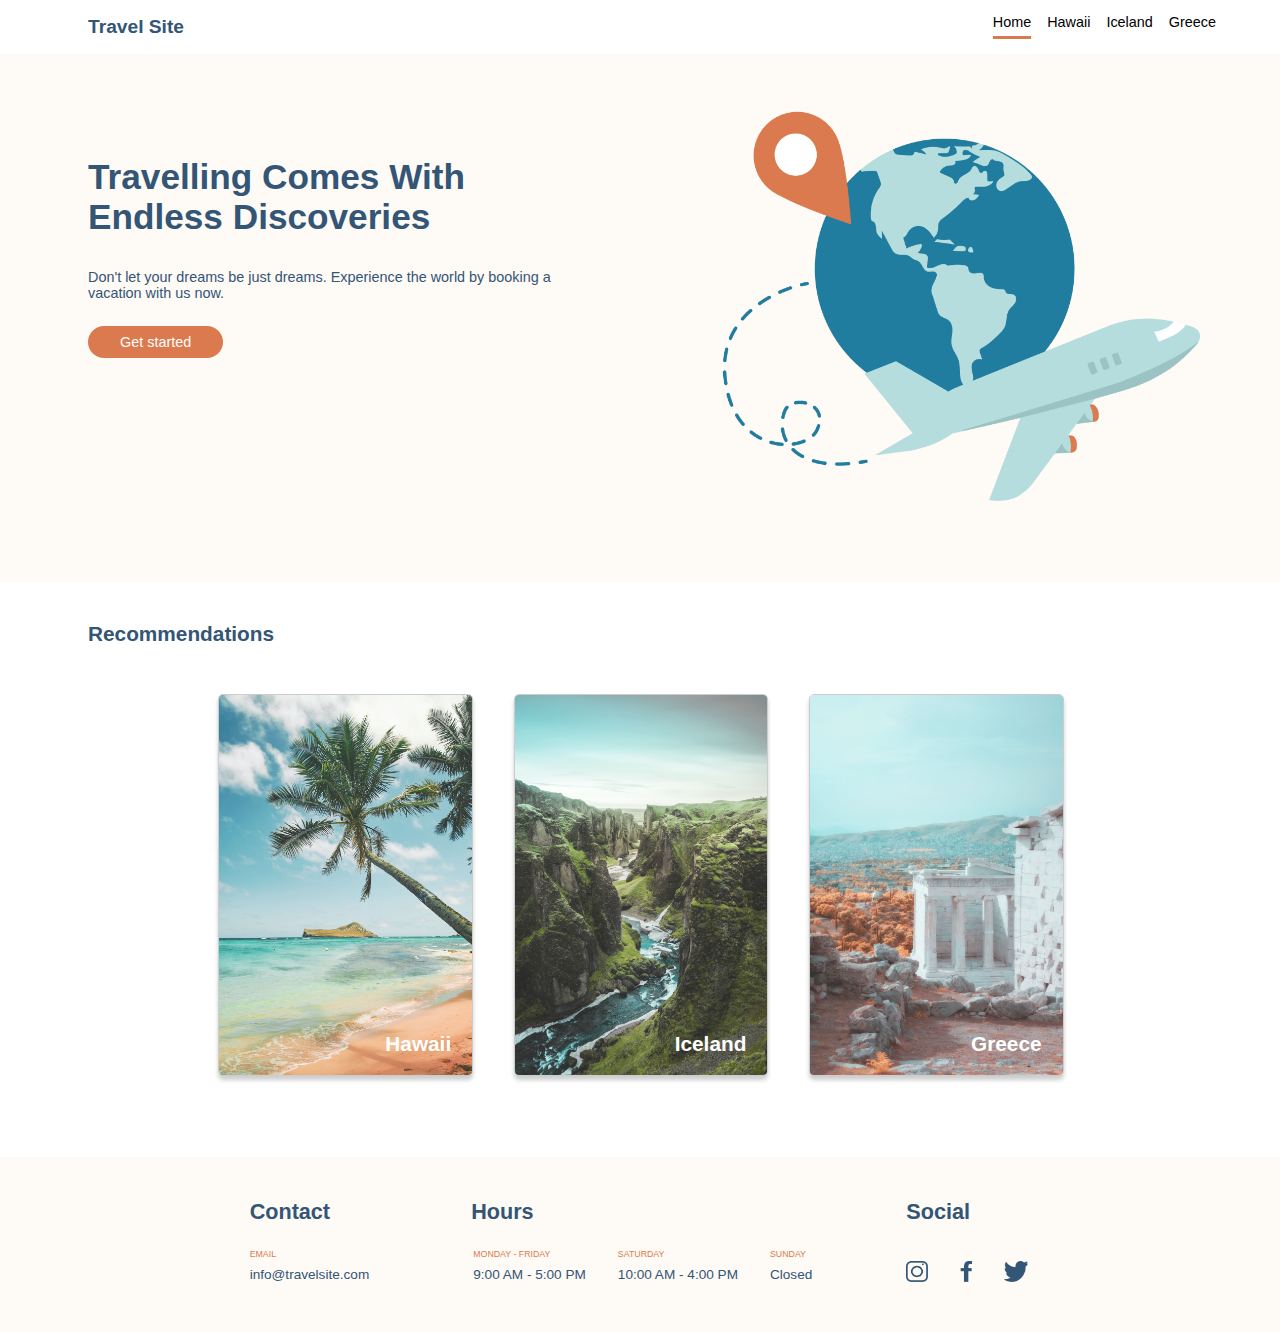
<file: index.html>
<!DOCTYPE html>
<html lang="en">
<head>
    <meta charset="UTF-8">
    <meta name="viewport" content="width=device-width, initial-scale=1.0">
    <title>Travel Site - Home</title>
    <link rel="stylesheet" href="./css/global.css">
    <link rel="stylesheet" href="./css/main.css">
</head>
    <body>
        <header class="header">
            <h2 class="header__logo">
                <a class="header__logo-link" href="./index.html">Travel Site</a>
            </h2>
            <ul class="header__list">
                <li class="header__item" id="header__item--home">
                    <a class="header__link" href="./index.html">Home</a>
                </li>
                <li class="header__item">
                    <a class="header__link" href="./pages/hawaii.html">Hawaii</a>
                </li>
                <li class="header__item">
                    <a class="header__link" href="./pages/iceland.html">Iceland</a>
                </li>
                <li class="header__item">
                    <a class="header__link" href="./pages/greece.html">Greece</a>
                </li>
            </ul>
        </header>
        <main class="hero">
            <div class="hero__text-box">
                <h1 class="hero__heading">
                    Travelling Comes With Endless Discoveries
                </h1>
                <p class="hero__subheading">
                    Don't let your dreams be just dreams. Experience the world by booking a vacation with us now.
                </p>
                <a class="hero__button">Get started</a>
            </div>
            <div class="hero__background">
                <img class="hero__background-image" src="./assets/images/hero.png" alt="plane and globe">
            </div>
        </main>
        <nav class="recommendations-nav">
            <h2 class="recommendations-nav__heading" id="recommendations">
                Recommendations
            </h2>
            <div class="recommendations-nav__panel">
                <div class="recommendations-nav__cards">
                    <a class="recommendations-nav__link" href="./pages/hawaii.html">
                        <img class="recommendations-nav__image" src="./assets/images/hawaii.jpg">
                        <h2 class="recommendations-nav__subheading">
                            Hawaii
                        </h2>
                    </a>

                </div>
                <div class="recommendations-nav__cards">
                    <a class="recommendations-nav__link" href="./pages/iceland.html">
                        <img class="recommendations-nav__image" src="./assets/images/iceland.jpg">
                        <h2 class="recommendations-nav__subheading">
                            Iceland
                        </h2>
                    </a>
                </div>
                <div class="recommendations-nav__cards">
                    <a class="recommendations-nav__link" href="./pages/greece.html">
                        <img class="recommendations-nav__image" src="./assets/images/greece.jpg">
                        <h2 class="recommendations-nav__subheading">
                            Greece
                        </h2>
                    </a>
                </div>
            </div>
        </nav>
        <footer class="footer">
            <div class="footer__contact-box">
                <div>
                    <h2 class="footer__heading">
                        Contact
                    </h2>
                </div>
                <div> 
                    <h3 class="footer__subheading">
                        Email
                    </h3>
                    <p class="footer__text">
                        info@travelsite.com
                    </p>
                </div>
            </div>
            <div class="footer__hours-box">
                <div class="footer__heading-box">
                    <h2 class="footer__heading">
                        Hours
                    </h2>
                </div>
                <div class="footer__text-box">
                    <div class="footer__weekdays-box">
                        <h3 class="footer__subheading">
                            Monday - Friday
                        </h3>
                        <p class="footer__text">
                            9:00 AM - 5:00 PM
                        </p>
                    </div>
                    <div class="footer__saturday-box">
                        <h3 class="footer__subheading">
                            Saturday
                        </h3>
                        <p class="footer__text">
                            10:00 AM - 4:00 PM
                    </div>
                    <div class="footer__sunday-box">
                        <h3 class="footer__subheading">
                            Sunday
                        </h3>
                        <p class="footer__text">
                            Closed
                        </p>
                    </div>
                </div>
            </div>
            <div class="footer__social-box">
                <div class="footer__heading-box">
                    <h2 class="footer__heading">
                        Social
                    </h2>
                </div>
                <div class="footer__images-box">
                    <a class="footer__social-link" href="https://www.instagram.com" target="_blank">
                        <img class="footer__social-images" src="./assets/icons/icon-instagram.png">
                    </a>
                    <a class="footer__social-link" href="https://www.facebook.com" target="_blank">
                        <img class="footer__social-images" src="./assets/icons/icon-facebook.png">
                    </a>
                    <a class="footer__social-link" href="https://www.twitter.com" target="_blank">
                        <img class="footer__social-images" src="./assets/icons/icon-twitter.png">
                    </a>
                </div>
            </div>
        </footer>
    </body>
</html>
</file>
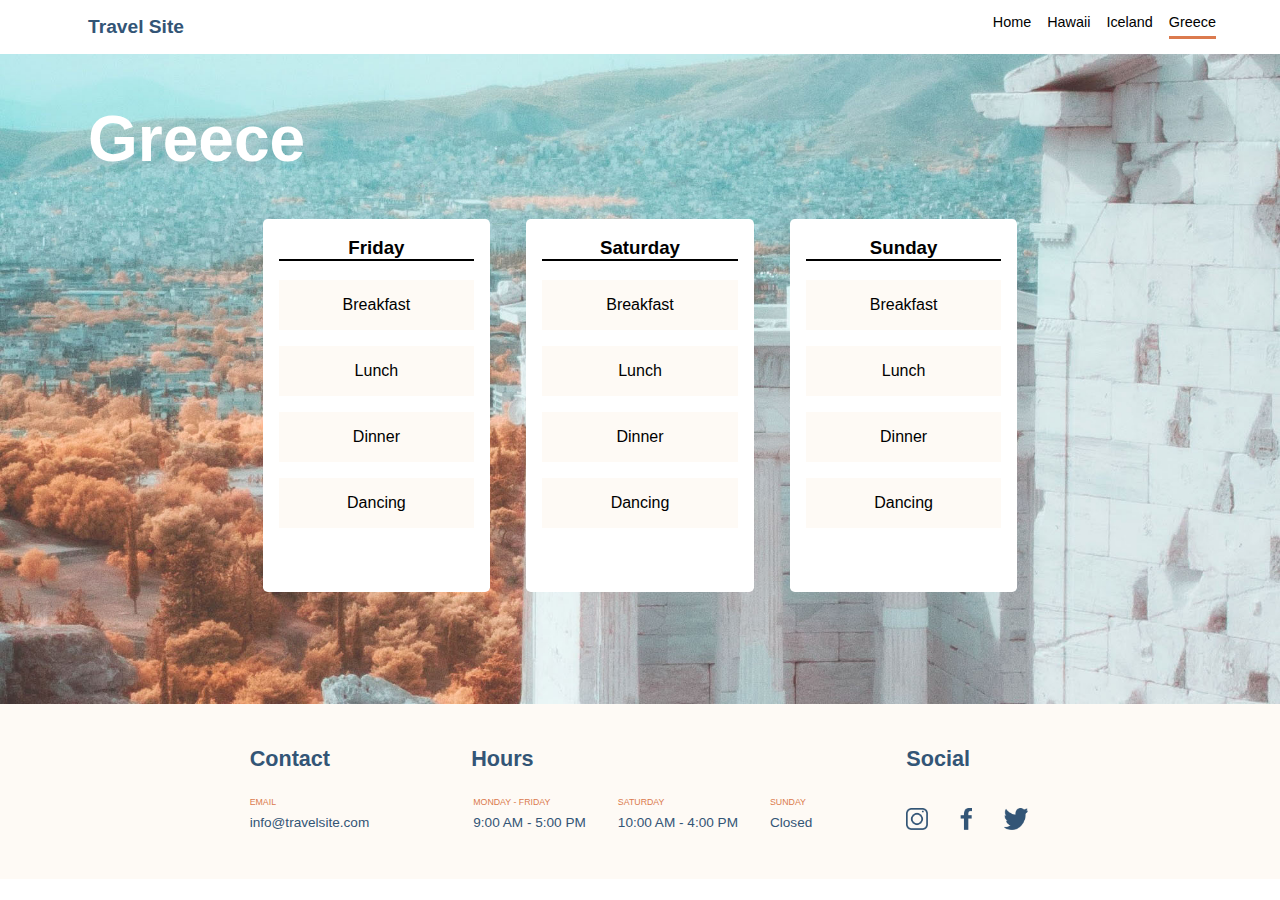
<file: pages/greece.html>
<!DOCTYPE html>
<html lang="en">
<head>
    <meta charset="UTF-8">
    <meta name="viewport" content="width=device-width, initial-scale=1.0">
    <title>Travel Site - Greece</title>
    <link rel="stylesheet" href="../css/global.css">
    <link rel="stylesheet" href="../css/destinations.css">
</head>
    <body>
        <header class="header">
            <h2 class="header__logo">
                <a class="header__logo-link" href="../index.html">Travel Site</a>
            </h2>
            <ul class="header__list">
                <li class="header__item">
                    <a class="header__link" href="../index.html">Home</a>
                </li>
                <li class="header__item">
                    <a class="header__link" href="./hawaii.html">Hawaii</a>
                </li>
                <li class="header__item">
                    <a class="header__link" href="./iceland.html">Iceland</a>
                </li>
                <li class="header__item" id="header__item--greece">
                    <a class="header__link" href="./greece.html">Greece</a>
                </li>
            </ul>
        </header>
        <main class="hero-greece">
            <h1 class="hero__heading">Greece</h1>
            <div class="hero__cards">
                <div class="hero__cards--friday">
                    <h3 class="hero__subheadings">Friday</h3>
                    <ul class="hero__lists">
                        <li class="hero__lists-items">
                            Breakfast
                        </li>
                        <li class="hero__lists-items">
                            Lunch
                        </li>
                        <li class="hero__lists-items">
                            Dinner
                        </li>
                        <li class="hero__lists-items">
                            Dancing
                        </li>
                    </ul>
                </div>
                <div class="hero__cards--saturday">
                    <h3 class="hero__subheadings">Saturday</h3>
                    <ul class="hero__lists">
                        <li class="hero__lists-items">
                            Breakfast
                        </li>
                        <li class="hero__lists-items">
                            Lunch
                        </li>
                        <li class="hero__lists-items">
                            Dinner
                        </li>
                        <li class="hero__lists-items">
                            Dancing
                        </li>
                    </ul>
                </div>
                <div class="hero__cards--sunday">
                    <h3 class="hero__subheadings">Sunday</h3>
                    <ul class="hero__lists">
                        <li class="hero__lists-items">
                            Breakfast
                        </li>
                        <li class="hero__lists-items">
                            Lunch
                        </li>
                        <li class="hero__lists-items">
                            Dinner
                        </li>
                        <li class="hero__lists-items">
                            Dancing
                        </li>
                    </ul>
                </div>
            </div>
        </main>
        <footer class="footer">
            <div class="footer__contact-box">
                <div>
                    <h2 class="footer__heading">
                        Contact
                    </h2>
                </div>
                <div> 
                    <h3 class="footer__subheading">
                        Email
                    </h3>
                    <p class="footer__text">
                        info@travelsite.com
                    </p>
                </div>
            </div>
            <div class="footer__hours-box">
                <div class="footer__heading-box">
                    <h2 class="footer__heading">
                        Hours
                    </h2>
                </div>
                <div class="footer__text-box">
                    <div class="footer__weekdays-box">
                        <h3 class="footer__subheading">
                            Monday - Friday
                        </h3>
                        <p class="footer__text">
                            9:00 AM - 5:00 PM
                        </p>
                    </div>
                    <div class="footer__saturday-box">
                        <h3 class="footer__subheading">
                            Saturday
                        </h3>
                        <p class="footer__text">
                            10:00 AM - 4:00 PM
                    </div>
                    <div class="footer__sunday-box">
                        <h3 class="footer__subheading">
                            Sunday
                        </h3>
                        <p class="footer__text">
                            Closed
                        </p>
                    </div>
                </div>
            </div>
            <div class="footer__social-box">
                <div class="footer__heading-box">
                    <h2 class="footer__heading">
                        Social
                    </h2>
                </div>
                <div class="footer__images-box">
                    <a class="footer__social-link" href="https://www.instagram.com" target="_blank">
                        <img class="footer__social-images" src="../assets/icons/icon-instagram.png">
                    </a>
                    <a class="footer__social-link" href="https://www.facebook.com" target="_blank">
                        <img class="footer__social-images" src="../assets/icons/icon-facebook.png">
                    </a>
                    <a class="footer__social-link" href="https://www.twitter.com" target="_blank">
                        <img class="footer__social-images" src="../assets/icons/icon-twitter.png">
                    </a>
                </div>
            </div>
        </footer>
    </body>
</html>
</file>
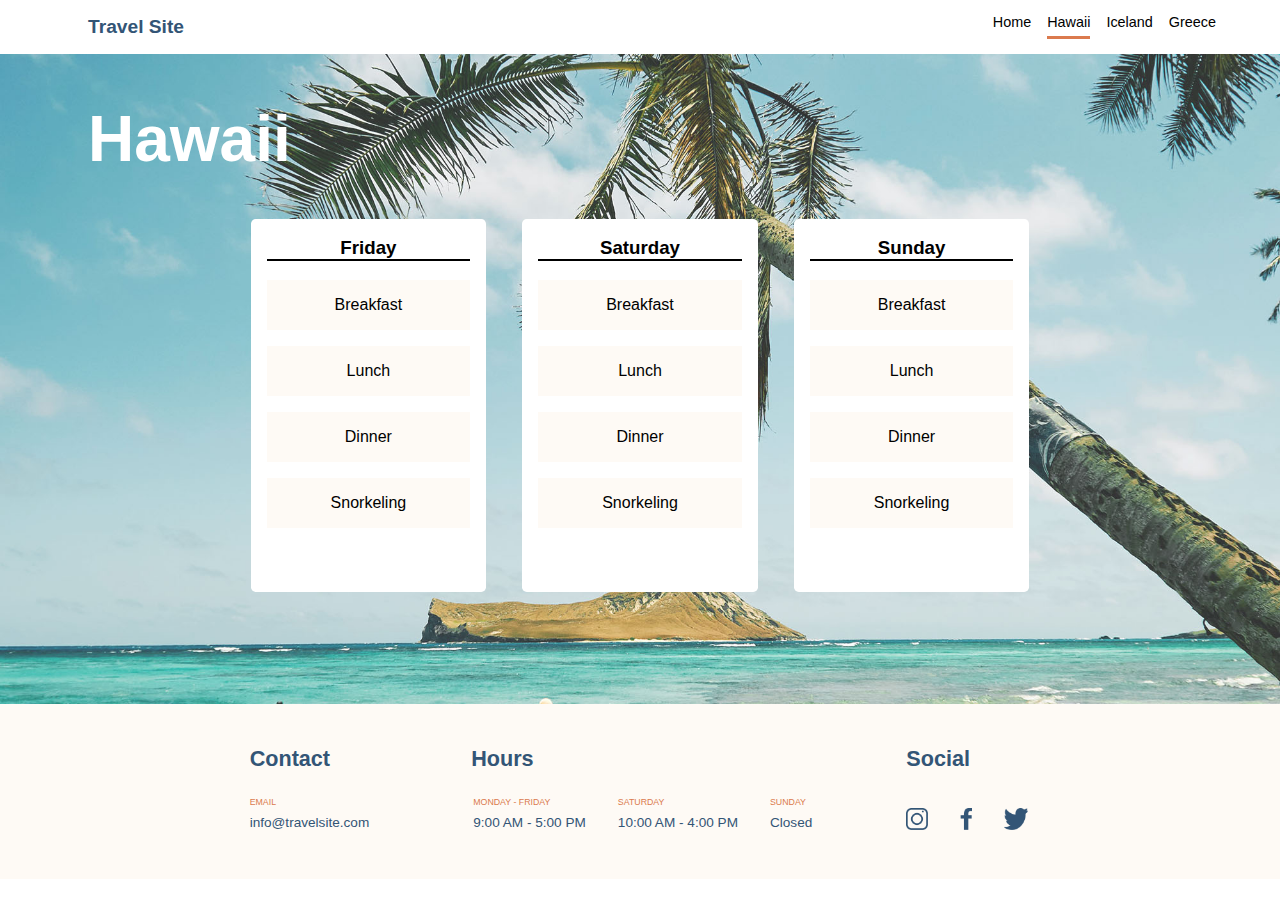
<file: pages/hawaii.html>
<!DOCTYPE html>
<html lang="en">
<head>
    <meta charset="UTF-8">
    <meta name="viewport" content="width=device-width, initial-scale=1.0">
    <title>Travel Site - Hawaii</title>
    <link rel="stylesheet" href="../css/global.css">
    <link rel="stylesheet" href="../css/destinations.css">
</head>
    <body>
        <header class="header">
            <h2 class="header__logo">
                <a class="header__logo-link" href="../index.html">Travel Site</a>
            </h2>
            <ul class="header__list">
                <li class="header__item">
                    <a class="header__link" href="../index.html">Home</a>
                </li>
                <li class="header__item" id="header__item--hawaii">
                    <a class="header__link" href="./hawaii.html">Hawaii</a>
                </li>
                <li class="header__item">
                    <a class="header__link" href="./iceland.html">Iceland</a>
                </li>
                <li class="header__item">
                    <a class="header__link" href="./greece.html">Greece</a>
                </li>
            </ul>
        </header>
        <main class="hero-hawaii">
            <h1 class="hero__heading">Hawaii</h1>
            <div class="hero__cards">
                <div class="hero__cards--friday">
                    <h3 class="hero__subheadings">Friday</h3>
                    <ul class="hero__lists">
                        <li class="hero__lists-items">
                            Breakfast
                        </li>
                        <li class="hero__lists-items">
                            Lunch
                        </li>
                        <li class="hero__lists-items">
                            Dinner
                        </li>
                        <li class="hero__lists-items">
                            Snorkeling
                        </li>
                    </ul>
                </div>
                <div class="hero__cards--saturday">
                    <h3 class="hero__subheadings">Saturday</h3>
                    <ul class="hero__lists">
                        <li class="hero__lists-items">
                            Breakfast
                        </li>
                        <li class="hero__lists-items">
                            Lunch
                        </li>
                        <li class="hero__lists-items">
                            Dinner
                        </li>
                        <li class="hero__lists-items">
                            Snorkeling
                        </li>
                    </ul>
                </div>
                <div class="hero__cards--sunday">
                    <h3 class="hero__subheadings">Sunday</h3>
                    <ul class="hero__lists">
                        <li class="hero__lists-items">
                            Breakfast
                        </li>
                        <li class="hero__lists-items">
                            Lunch
                        </li>
                        <li class="hero__lists-items">
                            Dinner
                        </li>
                        <li class="hero__lists-items">
                            Snorkeling
                        </li>
                    </ul>
                </div>
            </div>
        </main>
        <footer class="footer">
            <div class="footer__contact-box">
                <div>
                    <h2 class="footer__heading">
                        Contact
                    </h2>
                </div>
                <div> 
                    <h3 class="footer__subheading">
                        Email
                    </h3>
                    <p class="footer__text">
                        info@travelsite.com
                    </p>
                </div>
            </div>
            <div class="footer__hours-box">
                <div class="footer__heading-box">
                    <h2 class="footer__heading">
                        Hours
                    </h2>
                </div>
                <div class="footer__text-box">
                    <div class="footer__weekdays-box">
                        <h3 class="footer__subheading">
                            Monday - Friday
                        </h3>
                        <p class="footer__text">
                            9:00 AM - 5:00 PM
                        </p>
                    </div>
                    <div class="footer__saturday-box">
                        <h3 class="footer__subheading">
                            Saturday
                        </h3>
                        <p class="footer__text">
                            10:00 AM - 4:00 PM
                    </div>
                    <div class="footer__sunday-box">
                        <h3 class="footer__subheading">
                            Sunday
                        </h3>
                        <p class="footer__text">
                            Closed
                        </p>
                    </div>
                </div>
            </div>
            <div class="footer__social-box">
                <div class="footer__heading-box">
                    <h2 class="footer__heading">
                        Social
                    </h2>
                </div>
                <div class="footer__images-box">
                    <a class="footer__social-link" href="https://www.instagram.com" target="_blank">
                        <img class="footer__social-images" src="../assets/icons/icon-instagram.png">
                    </a>
                    <a class="footer__social-link" href="https://www.facebook.com" target="_blank">
                        <img class="footer__social-images" src="../assets/icons/icon-facebook.png">
                    </a>
                    <a class="footer__social-link" href="https://www.twitter.com" target="_blank">
                        <img class="footer__social-images" src="../assets/icons/icon-twitter.png">
                    </a>
                </div>
            </div>
        </footer>
    </body>
</html>
</file>
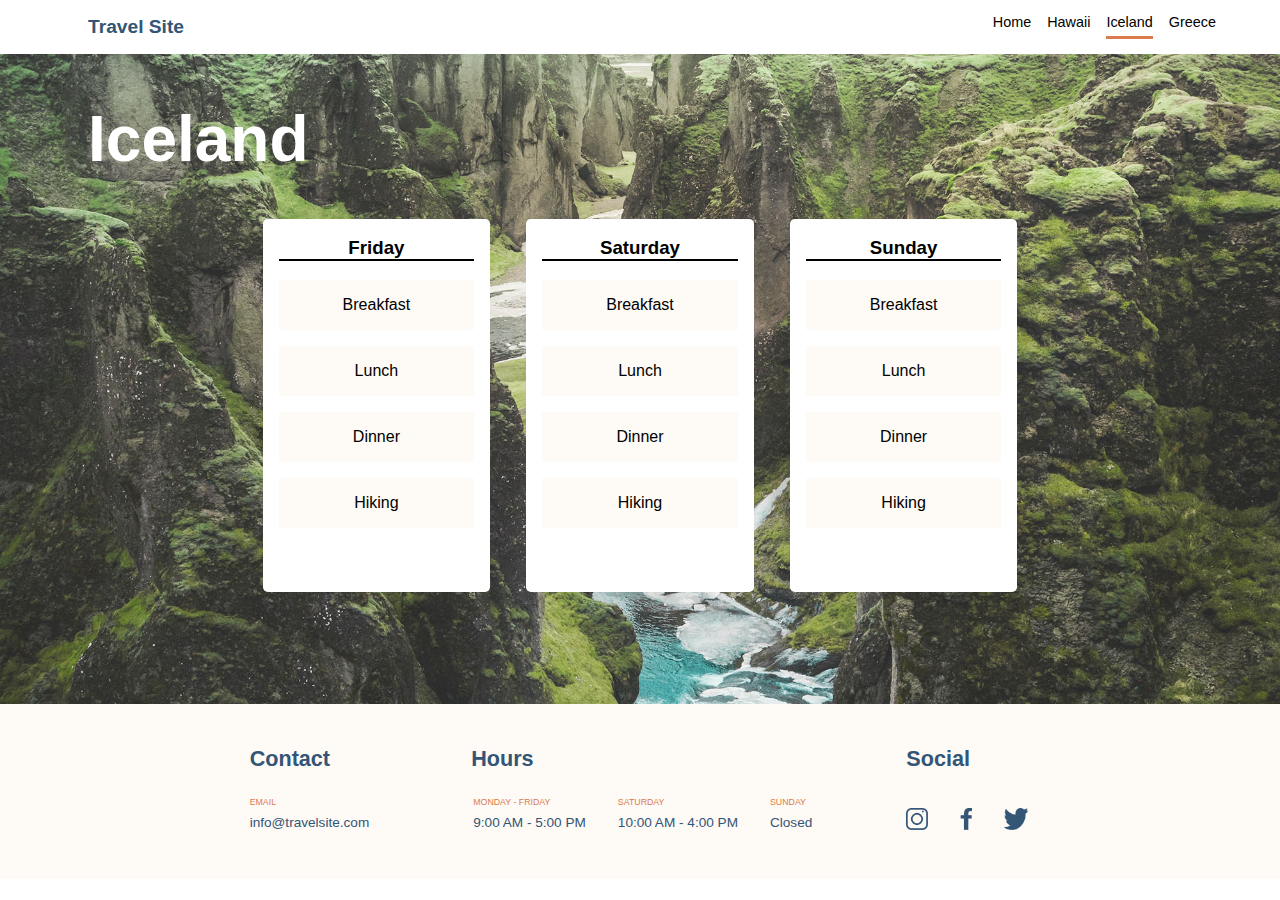
<file: pages/iceland.html>
<!DOCTYPE html>
<html lang="en">
<head>
    <meta charset="UTF-8">
    <meta name="viewport" content="width=device-width, initial-scale=1.0">
    <title>Travel Site - Iceland</title>
    <link rel="stylesheet" href="../css/global.css">
    <link rel="stylesheet" href="../css/destinations.css">
</head>
    <body>
        <header class="header">
            <h2 class="header__logo">
                <a class="header__logo-link" href="../index.html">Travel Site</a>
            </h2>
            <ul class="header__list">
                <li class="header__item">
                    <a class="header__link" href="../index.html">Home</a>
                </li>
                <li class="header__item">
                    <a class="header__link" href="./hawaii.html">Hawaii</a>
                </li>
                <li class="header__item" id="header__item--iceland">
                    <a class="header__link" href="./iceland.html">Iceland</a>
                </li>
                <li class="header__item">
                    <a class="header__link" href="./greece.html">Greece</a>
                </li>
            </ul>
        </header>
        <main class="hero-iceland">
            <h1 class="hero__heading">Iceland</h1>
            <div class="hero__cards">
                <div class="hero__cards--friday">
                    <h3 class="hero__subheadings">Friday</h3>
                    <ul class="hero__lists">
                        <li class="hero__lists-items">
                            Breakfast
                        </li>
                        <li class="hero__lists-items">
                            Lunch
                        </li>
                        <li class="hero__lists-items">
                            Dinner
                        </li>
                        <li class="hero__lists-items">
                            Hiking
                        </li>
                    </ul>
                </div>
                <div class="hero__cards--saturday">
                    <h3 class="hero__subheadings">Saturday</h3>
                    <ul class="hero__lists">
                        <li class="hero__lists-items">
                            Breakfast
                        </li>
                        <li class="hero__lists-items">
                            Lunch
                        </li>
                        <li class="hero__lists-items">
                            Dinner
                        </li>
                        <li class="hero__lists-items">
                            Hiking
                        </li>
                    </ul>
                </div>
                <div class="hero__cards--sunday">
                    <h3 class="hero__subheadings">Sunday</h3>
                    <ul class="hero__lists">
                        <li class="hero__lists-items">
                            Breakfast
                        </li>
                        <li class="hero__lists-items">
                            Lunch
                        </li>
                        <li class="hero__lists-items">
                            Dinner
                        </li>
                        <li class="hero__lists-items">
                            Hiking
                        </li>
                    </ul>
                </div>
            </div>
        </main>
        <footer class="footer">
            <div class="footer__contact-box">
                <div>
                    <h2 class="footer__heading">
                        Contact
                    </h2>
                </div>
                <div> 
                    <h3 class="footer__subheading">
                        Email
                    </h3>
                    <p class="footer__text">
                        info@travelsite.com
                    </p>
                </div>
            </div>
            <div class="footer__hours-box">
                <div class="footer__heading-box">
                    <h2 class="footer__heading">
                        Hours
                    </h2>
                </div>
                <div class="footer__text-box">
                    <div class="footer__weekdays-box">
                        <h3 class="footer__subheading">
                            Monday - Friday
                        </h3>
                        <p class="footer__text">
                            9:00 AM - 5:00 PM
                        </p>
                    </div>
                    <div class="footer__saturday-box">
                        <h3 class="footer__subheading">
                            Saturday
                        </h3>
                        <p class="footer__text">
                            10:00 AM - 4:00 PM
                    </div>
                    <div class="footer__sunday-box">
                        <h3 class="footer__subheading">
                            Sunday
                        </h3>
                        <p class="footer__text">
                            Closed
                        </p>
                    </div>
                </div>
            </div>
            <div class="footer__social-box">
                <div class="footer__heading-box">
                    <h2 class="footer__heading">
                        Social
                    </h2>
                </div>
                <div class="footer__images-box">
                    <a class="footer__social-link" href="https://www.instagram.com" target="_blank">
                        <img class="footer__social-images" src="../assets/icons/icon-instagram.png">
                    </a>
                    <a class="footer__social-link" href="https://www.facebook.com" target="_blank">
                        <img class="footer__social-images" src="../assets/icons/icon-facebook.png">
                    </a>
                    <a class="footer__social-link" href="https://www.twitter.com" target="_blank">
                        <img class="footer__social-images" src="../assets/icons/icon-twitter.png">
                    </a>
                </div>
            </div>
        </footer>
    </body>
</html>
</file>
<file: css/global.css>
body {
    font-family: 'Verdana', sans-serif;
    font-weight: 400;
    margin: 0
}

#header__item--home {
    border-bottom: #DB7A4E solid;
}

#header__item--greece, #header__item--hawaii, #header__item--iceland {
    border-bottom: #DB7A4E solid;
    padding-left: 0;
    padding-right: 0;
}

.header {
    background: #FFFFFF;
    display: flex;
    justify-content: space-between;
}

.header__logo {
    margin-left: 5.5rem;
    font-size: 1.2rem;
}

.header__logo-link {
    color: #335576;
    text-decoration: none;
    padding: 1rem 0;
}

.header__list {
    list-style: none;
    display: flex;
    justify-content: flex-start;
    margin-right: 4rem;
    font-size: .9em;
}

.header__item {
    margin-left: 1rem;
}

.header__item:hover, .header__item:active, .header__item:focus {
    border-bottom: #DB7A4E solid;
}

.header__link {
    text-decoration: none;
    color: black;
    padding: 1rem 0 1.5rem 0;
}

.footer {
    background: #FEFAF5;
    display: flex;
    justify-content: center;
    padding: 1.5rem 0 2.25rem 0;
}

.footer__contact-box {
    display: flex;
    flex-direction: column;
    margin: 0 2.5rem 0 .75rem;
}

.footer__heading {
    color: #335576;
    font-size: 1.35rem;
    margin-bottom: 1rem;
}

.footer__subheading {
    color: #DB7A4E;
    text-transform: uppercase;
    font-size: .55rem;
    font-weight: 300;
    margin-bottom: 0;
}

.footer__text {
    color: #335576;
    font-size: .85rem;
    margin-top: .5rem;
}

.footer__hours-box {
    display: flex;
    flex-direction: column;
    margin: 0 2rem 0 3rem;
}

.footer__heading-box {
    padding-left: .875em;
}

.footer__text-box {
    display: flex;
}

.footer__weekdays-box {
    margin-right: 1rem;
    padding-left: 1rem;
}

.footer__saturday-box {
    margin-right: 1rem;
    padding-left: 1rem;
}

.footer__sunday-box {
    margin-right: 1rem;
    padding-left: 1rem; 
}

.footer__social-box {
    display: flex;
    flex-direction: column;
    padding-left: 2rem;
}

.footer__social-link {
    text-decoration: none;
}

.footer__social-images {
    height: 1.35rem;
    padding: 0 .875rem 0;
    margin-top: 1.25rem;
}
</file>
<file: css/main.css>
.hero {
    background: #FEFAF5;
    display: flex;
    justify-content: space-between;
}

.hero__text-box {
    color: #335576;
    margin: 5rem 0 0 5.5rem;
}

.hero__heading {
    font-weight: 800;
    font-size: 2.2rem;
    margin-bottom: 2rem;
}

.hero__subheading {
    font-size: .9rem;
    margin-bottom: 2rem;
}

.hero__button {
    text-decoration: none;
    color: white;
    background: #DB7A4E;
    font-size: .9rem;
    padding: .5rem 2rem;
    border-radius: 2rem;
}

.hero__background {
    display: flex;
    justify-content: flex-end;
    margin: 3rem 5rem 5rem 0;
}

.hero__background-image {
    width: 80%;
    height: auto;
}

.recommendations-nav__heading {
    color: #335576;
    margin: 2.5rem 0 0 5.5rem;
    font-size: 1.3rem;
}

.recommendations-nav__panel {
    display: flex;
    justify-content: space-evenly;
    margin: 3rem 11rem auto;
    padding-bottom: 5rem;
}

.recommendations-nav__link {
    color: orange;
    text-decoration: none;
    width: 15.8rem;
    height: 23.9rem;
    display: flex;
    flex-direction: column;
}

.recommendations-nav__image {
    height: auto;
    width: 15.8rem;
    height: 23.9rem;
    border-radius: .3125rem;
    border: rgba(0,0,0,0.2) .0625rem solid;
    box-shadow: 0 .25rem 0.25rem rgba(0,0,0,0.2);
}

.recommendations-nav__subheading {
    padding: 0;
    margin: 0;
    max-width: auto;
    text-align: right;
    position: relative;
    bottom: 2.75rem;
    padding-right: 1.25rem;
    color: white;
    font-size: 1.3rem;
}
</file>
<file: css/destinations.css>
.hero-greece {
    background-image: url(../assets/images/greece.jpg);
    background-size: cover;
    background-position: center;
    padding-bottom: 2rem;
}

.hero-hawaii {
    background-image: url(../assets/images/hawaii.jpg);
    background-size: cover;
    background-position: center;
    padding-bottom: 2rem;
}

.hero-iceland {
    background-image: url(../assets/images/iceland.jpg);
    background-size: cover;
    background-position: center;
    padding-bottom: 2rem;
}

.hero__heading {
    color: white;
    font-size: 4rem;
    margin-left: 5.5rem;
    padding-top: 3rem;
    margin-top: 0;
}
.hero__cards {
    display: flex;
    justify-content: center;
}

.hero__cards--friday, .hero__cards--saturday, .hero__cards--sunday {
    background: white;
    padding-left: 1rem;
    padding-right: 1rem;
    padding-bottom: 3rem;
    margin-bottom: 5rem;
    margin-left: 1.125rem;
    margin-right: 1.125rem;
    border-radius: .3rem;
}

.hero__subheadings {
    text-align: center;
    border-bottom: black 2px solid;
}

.hero__lists {
    list-style: none;
    padding-left: 0;
    text-align: center;
    font-weight: 400;
}

.hero__lists-items {
    background: #FEFAF5;
    padding-left: 4rem;
    padding-right: 4rem;
    padding-top: 1rem;
    padding-bottom: 1rem;
    margin-bottom: 1rem;
}
</file>
